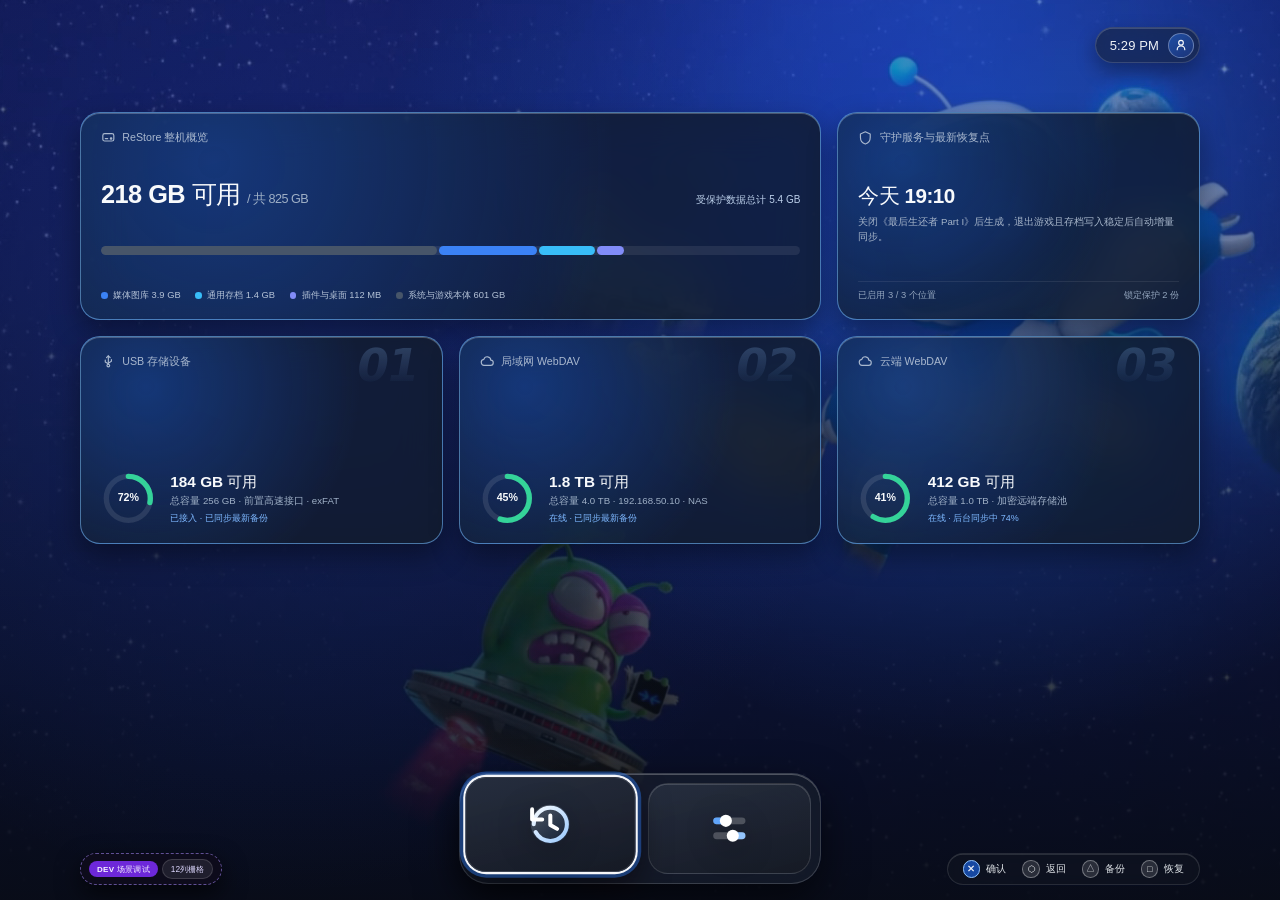
<file: prototype/ui-37/index.html>
<!doctype html>
<html lang="zh-CN">
  <head>
    <meta charset="UTF-8" />
    <meta name="viewport" content="width=device-width, initial-scale=1.0" />
    <meta http-equiv="Cache-Control" content="no-cache, no-store, must-revalidate" />
    <meta http-equiv="Pragma" content="no-cache" />
    <meta http-equiv="Expires" content="0" />
    <title>ReStore — PS5 数据备份与恢复 · 高保真可交互 UI 原型 (#37)</title>
    <link rel="icon" type="image/png" href="./assets/restore-logo.png" />
    <link rel="stylesheet" href="./styles.css?v=20261104-12" />
  </head>
  <body>
    <div id="app"></div>
    <div id="toast" role="status" aria-live="polite"></div>
    <script src="./motion.js?v=20261104-12"></script>
    <script src="./app.js?v=20261104-12"></script>
  </body>
</html>
</file>
<file: prototype/ui-37/styles.css>
/* ReStore PS5 × Apple Bento 空间控制坞高保真原型样式 (#37)
   - 右上角：时间 + 标准用户 Icon 胶囊
   - 上中部：无交互 Bento 空间概览矩阵（主机存储光谱 + 守护恢复点 + 三大存储位置环形容量卡）
   - 底部：常驻四纯图标控制坞（恢复、软件、商店、其他）+ 右下角「确认、返回、备份、恢复」
   - 恢复页：2 列 × 3 行（一行两个、共三行）横向大圆角 Bento 卡片
   - 引导页：分步向导（Step 1 → Step 2 → Step 3 逐步推进）
   - 严格统一大圆角：所有主卡片统一使用 --radius-card (30rem) */
:root {
  font-size: calc(100vw / 1920);
  font-family: -apple-system, BlinkMacSystemFont, 'SF Pro Display', 'PingFang SC', 'Helvetica Neue', sans-serif;
  font-weight: 400;
  color: #f2f5f9;
  background: #0b0e14;
  color-scheme: dark;
  font-synthesis: none;
  -webkit-font-smoothing: antialiased;

  --ps-blue: #00439c;
  --ps-blue-bright: #2e7cf6;
  --ps-cyan: #6ec3ff;
  --apple-green: #5cd68d;
  --apple-amber: #f5c469;
  --apple-coral: #f48984;

  /* 严格统一的大圆角系统（Apple 同心连续曲率） */
  --radius-card: 30rem;
  --radius-inner: 20rem;
  --radius-dock: 44rem;
  --radius-pill: 999rem;

  /* 液态玻璃光学表面令牌 */
  --glass-bg: rgba(19, 24, 34, 0.68);
  --glass-bg-strong: rgba(20, 25, 35, 0.84);
  --glass-border: rgba(255, 255, 255, 0.13);
  --glass-specular: inset 0 1.5rem 0 rgba(255, 255, 255, 0.24), inset 0 0 0 1rem rgba(255, 255, 255, 0.05);
  --glass-shadow: 0 22rem 50rem rgba(0, 0, 0, 0.42);

  /* 1920×1080 12 列主机栅格令牌：左右安全边距 120rem、舞台总宽 1680rem、列间距 24rem、单列宽 118rem */
  --page-x: 120rem;
  --grid-cols: 12;
  --grid-gap: 24rem;
  --stage-width: 1680rem;
  --stage-height: 648rem;
}

* {
  box-sizing: border-box;
}

body {
  margin: 0;
  min-width: 360px;
  font-size: 16rem;
  background: #0b0e14;
  color: #f2f5f9;
  overflow-x: hidden;
  user-select: none;
  font-variant-numeric: tabular-nums;
}

button,
input,
select {
  font: inherit;
  -webkit-tap-highlight-color: transparent;
}

button {
  padding: 0;
  border: 0;
  background: none;
  color: inherit;
  cursor: pointer;
  text-align: left;
  transition:
    transform 240ms cubic-bezier(0.22, 1, 0.36, 1),
    box-shadow 220ms cubic-bezier(0.22, 1, 0.36, 1),
    background-color 180ms ease,
    border-color 180ms ease,
    opacity 150ms ease;
}

button:active {
  transform: scale(0.985);
}

svg {
  display: block;
  width: 22rem;
  height: 22rem;
  flex-shrink: 0;
}

img {
  display: block;
  max-width: 100%;
}

/* Apple 景深抬升 × PS5 银白+星际蓝双层焦点光环 */
button:focus-visible,
input:focus-visible,
[data-pad-focus='true'] {
  outline: none !important;
  box-shadow:
    0 0 0 3rem rgba(255, 255, 255, 0.96),
    0 0 0 8rem rgba(46, 124, 246, 0.42),
    0 22rem 48rem rgba(0, 0, 0, 0.58) !important;
}

.dock-icon-card:hover,
.dock-icon-card:focus-visible,
.dock-icon-card[data-pad-focus='true'] {
  transform: translateY(-6rem) scale(1.045);
  z-index: 5;
}

/* ==================== 全局画布与动态背景光域 ==================== */
.app-shell {
  position: relative;
  isolation: isolate;
  min-height: max(1080rem, 100vh);
  height: max(1080rem, 100vh);
  display: flex;
  flex-direction: column;
  justify-content: space-between;
  padding-bottom: 24rem;
  overflow: hidden;
}

.console-wallpaper {
  position: fixed;
  inset: 0;
  z-index: -2;
  background: #0b0e14 url('./assets/ps5-showcase-crop.jpg') center top / cover no-repeat;
}

.console-wallpaper > video {
  position: absolute;
  inset: 0;
  width: 100%;
  height: 100%;
  object-fit: cover;
  object-position: center 22%;
  pointer-events: none;
  opacity: 0.54;
  filter: saturate(1.1) contrast(1.03);
}

.console-wallpaper::after {
  content: '';
  position: absolute;
  inset: 0;
  background:
    radial-gradient(circle at 76% 18%, var(--aura-color, rgba(0, 67, 156, 0.36)), transparent 48%),
    radial-gradient(circle at 22% 32%, rgba(36, 99, 235, 0.18), transparent 52%),
    linear-gradient(180deg, rgba(10, 13, 19, 0.36) 0%, rgba(10, 14, 21, 0.68) 54%, rgba(9, 12, 18, 0.94) 100%);
  transition: background 420ms ease;
}

.app-shell[data-focus-dock='restore'] {
  --aura-color: rgba(24, 104, 255, 0.42);
}
.app-shell[data-focus-dock='apps'] {
  --aura-color: rgba(32, 178, 170, 0.34);
}
.app-shell[data-focus-dock='store'] {
  --aura-color: rgba(99, 102, 241, 0.38);
}
.app-shell[data-focus-dock='other'] {
  --aura-color: rgba(148, 163, 184, 0.28);
}

/* ==================== 顶栏：左页面标题 + 右上角「时间 + 标准 Icon 头像」胶囊 ==================== */
.system-header {
  height: 108rem;
  flex-shrink: 0;
  position: relative;
  z-index: 25;
  display: flex;
  align-items: center;
  justify-content: space-between;
  padding: 28rem var(--page-x) 0;
}

.header-subview-title {
  display: flex;
  align-items: center;
  gap: 16rem;
}

.header-subview-title h1 {
  margin: 0;
  font-size: 38rem;
  font-weight: 500;
  letter-spacing: -0.5rem;
  color: #f8fafc;
}

/* 右上角仅时间 + 标准用户 Icon 头像 */
.tvos-time-avatar-pill {
  margin-left: auto;
  display: inline-flex;
  align-items: center;
  gap: 14rem;
  height: 54rem;
  padding: 6rem 8rem 6rem 20rem;
  border-radius: var(--radius-pill);
  background: rgba(28, 34, 45, 0.62);
  backdrop-filter: blur(30rem) saturate(165%);
  -webkit-backdrop-filter: blur(30rem) saturate(165%);
  border: 1rem solid rgba(255, 255, 255, 0.14);
  box-shadow:
    inset 0 1rem 0 rgba(255, 255, 255, 0.22),
    0 12rem 30rem rgba(0, 0, 0, 0.32);
  pointer-events: none;
}

.tvos-clock {
  font-size: 19.5rem;
  font-weight: 500;
  letter-spacing: 0.2rem;
  color: rgba(248, 250, 252, 0.96);
}

.tvos-avatar-icon {
  width: 38rem;
  height: 38rem;
  border-radius: 50%;
  background: linear-gradient(145deg, rgba(46, 124, 246, 0.45), rgba(30, 58, 138, 0.65));
  border: 1.5rem solid rgba(255, 255, 255, 0.32);
  display: grid;
  place-items: center;
  color: #f8fafc;
}

.tvos-avatar-icon svg {
  width: 21rem;
  height: 21rem;
}

/* ==================== 通用药丸与状态微标 ==================== */
.badge,
.pill {
  white-space: nowrap;
  flex-shrink: 0;
}

.badge {
  display: inline-flex;
  align-items: center;
  gap: 6rem;
  padding: 5rem 13rem;
  border-radius: var(--radius-pill);
  font-size: 13.5rem;
  font-weight: 500;
  background: rgba(255, 255, 255, 0.1);
  color: #dce4f0;
}

.badge svg {
  width: 14rem;
  height: 14rem;
}

.badge.blue {
  background: rgba(30, 104, 230, 0.32);
  color: #cbe3ff;
  border: 1rem solid rgba(110, 195, 255, 0.28);
}

.badge.green {
  background: rgba(52, 168, 106, 0.26);
  color: #acefc9;
  border: 1rem solid rgba(92, 214, 141, 0.24);
}

.badge.gold {
  background: rgba(217, 155, 48, 0.26);
  color: #fce0a2;
  border: 1rem solid rgba(245, 196, 105, 0.26);
}

.badge.red {
  background: rgba(239, 68, 68, 0.28);
  color: #fecaca;
  border: 1rem solid rgba(248, 113, 113, 0.38);
}

.badge.muted {
  background: rgba(255, 255, 255, 0.07);
  color: #9ba7b8;
}

.pill {
  display: inline-flex;
  align-items: center;
  justify-content: center;
  gap: 10rem;
  padding: 0 26rem;
  height: 48rem;
  border-radius: var(--radius-pill);
  font-size: 16.5rem;
  font-weight: 500;
}

.pill svg {
  width: 18rem;
  height: 18rem;
}

.pill.primary {
  background: linear-gradient(135deg, rgba(37, 99, 235, 0.88), rgba(29, 78, 216, 0.78));
  color: #ffffff;
  border: 1rem solid rgba(147, 197, 253, 0.68);
  backdrop-filter: blur(20rem);
  -webkit-backdrop-filter: blur(20rem);
  box-shadow:
    inset 0 1rem 0 rgba(255, 255, 255, 0.35),
    0 10rem 26rem rgba(29, 78, 216, 0.38);
}

.pill.brand {
  background: linear-gradient(135deg, rgba(59, 130, 246, 0.48), rgba(29, 78, 216, 0.34));
  color: #f8fafc;
  border: 1rem solid rgba(147, 197, 253, 0.55);
  backdrop-filter: blur(18rem);
  -webkit-backdrop-filter: blur(18rem);
  box-shadow:
    inset 0 1rem 0 rgba(255, 255, 255, 0.22),
    0 10rem 24rem rgba(0, 0, 0, 0.26);
}

.pill.secondary {
  background: rgba(20, 30, 48, 0.68);
  backdrop-filter: blur(20rem);
  color: #dbeafe;
  border: 1rem solid rgba(147, 197, 253, 0.24);
}

.pill.sm {
  height: 40rem;
  padding: 0 18rem;
  font-size: 14.5rem;
}

.status-dot-inline {
  width: 9rem;
  height: 9rem;
  border-radius: 50%;
  display: inline-block;
  background: var(--apple-green);
  box-shadow: 0 0 12rem rgba(92, 214, 141, 0.85);
}

.status-dot-inline.syncing {
  background: var(--ps-cyan);
  box-shadow: 0 0 12rem rgba(110, 195, 255, 0.85);
}

.status-dot-inline.paused {
  background: #7d899c;
  box-shadow: none;
}

/* ==================== 主屏幕壳层：12 列主机栅格舞台 + 底部居中常驻双图标控制坞 ==================== */
.home-stage,
.subpage-stage {
  flex: 1;
  min-height: 0;
  padding: 60rem var(--page-x) 0;
  display: flex;
  flex-direction: column;
  justify-content: space-between;
  gap: 20rem;
}

.overview-showcase {
  flex: 0 0 var(--stage-height);
  height: var(--stage-height);
  min-height: var(--stage-height);
  max-height: var(--stage-height);
  pointer-events: none !important;
  user-select: none !important;
  display: flex;
  flex-direction: column;
  justify-content: stretch;
}

.vb-bento-grid {
  width: 100%;
  max-width: var(--stage-width);
  height: var(--stage-height);
  margin: 0 auto;
  display: grid;
  grid-template-columns: repeat(12, minmax(0, 1fr));
  grid-template-rows: repeat(2, minmax(0, 1fr));
  gap: var(--grid-gap);
}

.vb-bento-card {
  grid-column: span 4;
  padding: 26rem 30rem;
  border-radius: var(--radius-card);
  background: var(--glass-bg);
  backdrop-filter: blur(34rem) saturate(165%);
  -webkit-backdrop-filter: blur(34rem) saturate(165%);
  border: 1rem solid var(--glass-border);
  box-shadow: var(--glass-specular), var(--glass-shadow);
  display: flex;
  flex-direction: column;
  justify-content: space-between;
  gap: 16rem;
}

.vb-bento-card.span-2 {
  grid-column: span 8;
}

.vb-bento-head {
  display: flex;
  align-items: center;
  justify-content: space-between;
  gap: 14rem;
}

.vb-bento-label {
  font-size: 16rem;
  font-weight: 500;
  color: #a9b8ce;
  display: flex;
  align-items: center;
  gap: 10rem;
}

.vb-bento-big {
  font-size: 38rem;
  font-weight: 600;
  letter-spacing: -0.8rem;
  color: #f8fafc;
}

.vb-spectrum-bar {
  height: 14rem;
  border-radius: var(--radius-pill);
  background: rgba(255, 255, 255, 0.08);
  display: flex;
  overflow: hidden;
  gap: 3rem;
}

.vb-spectrum-seg {
  height: 100%;
  border-radius: var(--radius-pill);
}

.vb-spectrum-legend {
  display: flex;
  align-items: center;
  gap: 22rem;
  flex-wrap: wrap;
  font-size: 14rem;
  color: #b5c3d7;
}

.vb-legend-item {
  display: inline-flex;
  align-items: center;
  gap: 8rem;
}

.vb-legend-swatch {
  width: 10rem;
  height: 10rem;
  border-radius: 50%;
}

.vb-ring-row {
  display: flex;
  align-items: center;
  gap: 22rem;
}

.vb-radial-svg {
  width: 82rem;
  height: 82rem;
  flex-shrink: 0;
}

.vb-ring-copy strong {
  display: block;
  font-size: 23rem;
  font-weight: 600;
  color: #f8fafc;
}

.vb-ring-copy span {
  display: block;
  margin-top: 4rem;
  font-size: 14.5rem;
  color: #9fb0c6;
}

.vb-ring-copy small {
  display: block;
  margin-top: 6rem;
  font-size: 13.5rem;
  color: #7eb8ff;
}

/* ==================== 底部居中常驻双纯图标控制坞（恢复、其他，严格对齐 12 列中心第 5–8 列） ==================== */
.vb-dock-shell {
  align-self: center;
  width: 544rem;
  max-width: 100%;
  padding: 14rem;
  border-radius: var(--radius-dock);
  background: rgba(26, 31, 42, 0.68);
  backdrop-filter: blur(40rem) saturate(180%);
  -webkit-backdrop-filter: blur(40rem) saturate(180%);
  border: 1rem solid rgba(255, 255, 255, 0.16);
  box-shadow:
    inset 0 1.5rem 0 rgba(255, 255, 255, 0.25),
    0 26rem 64rem rgba(0, 0, 0, 0.56);
  display: grid;
  grid-template-columns: repeat(2, minmax(0, 1fr));
  gap: var(--grid-gap);
  flex-shrink: 0;
}

.vb-dock-shell.is-compact {
  width: 402rem;
  padding: 10rem;
  border-radius: 40rem;
}

.vb-dock-shell .dock-icon-card {
  height: 136rem;
  border-radius: var(--radius-card);
  background: linear-gradient(165deg, rgba(46, 54, 70, 0.72), rgba(22, 27, 37, 0.88));
  border: 1rem solid rgba(255, 255, 255, 0.12);
  box-shadow: inset 0 1rem 0 rgba(255, 255, 255, 0.2);
  display: grid;
  place-items: center;
}

.vb-dock-shell.is-compact .dock-icon-card {
  height: 82rem;
}

.vb-dock-shell .dock-icon-card.is-active-route {
  background:
    radial-gradient(circle at 50% 20%, rgba(96, 165, 250, 0.42), transparent 65%),
    linear-gradient(160deg, #1b5fd1, #003b8e);
  border-color: rgba(147, 197, 253, 0.65);
}

.dock-emblem {
  width: 76rem;
  height: 76rem;
  filter: drop-shadow(0 12rem 22rem rgba(0, 0, 0, 0.4));
  transition: transform 240ms cubic-bezier(0.22, 1, 0.36, 1);
}

.vb-dock-shell.is-compact .dock-emblem {
  width: 48rem;
  height: 48rem;
}

.dock-icon-card:hover .dock-emblem,
.dock-icon-card:focus-visible .dock-emblem,
.dock-icon-card[data-pad-focus='true'] .dock-emblem {
  transform: scale(1.08);
}

/* ==================== 子页面公共布局与「恢复」页 2 列 × 3 行横向卡片 ==================== */
.subpage-content-body {
  flex: 0 0 var(--stage-height);
  height: var(--stage-height);
  min-height: var(--stage-height);
  max-height: var(--stage-height);
  display: flex;
  flex-direction: column;
  gap: 16rem;
}

.subpage-content-body.restore-centered-body {
  align-items: stretch;
  justify-content: stretch;
  padding: 0;
}

.subpage-toolbar {
  display: flex;
  align-items: center;
  justify-content: space-between;
  gap: 16rem;
  flex-wrap: wrap;
}

.subpage-toolbar-group {
  display: flex;
  align-items: center;
  gap: 10rem;
  flex-wrap: wrap;
}

/* 恢复页：12 列栅格中每张卡占 6 列（1..6 与 7..12），3 行等高共 648rem，左右边缘与顶栏标题/时间胶囊严格对齐 */
.restore-two-by-three-grid {
  width: 100%;
  max-width: var(--stage-width);
  height: var(--stage-height);
  margin: 0 auto;
  display: grid;
  grid-template-columns: repeat(12, minmax(0, 1fr));
  grid-template-rows: repeat(3, minmax(0, 1fr));
  gap: var(--grid-gap);
  align-items: stretch;
}

.restore-horiz-card {
  grid-column: span 6;
  padding: 20rem 26rem;
  border-radius: var(--radius-card);
  background: var(--glass-bg);
  backdrop-filter: blur(34rem) saturate(165%);
  -webkit-backdrop-filter: blur(34rem) saturate(165%);
  border: 1.5rem solid var(--glass-border);
  box-shadow: var(--glass-specular), 0 18rem 42rem rgba(0, 0, 0, 0.36);
  display: flex;
  flex-direction: column;
  justify-content: space-between;
  gap: 10rem;
}

.restore-horiz-card.selected {
  background:
    radial-gradient(circle at 18% 25%, rgba(29, 107, 243, 0.34), transparent 64%),
    rgba(20, 28, 42, 0.82);
  border-color: rgba(118, 190, 255, 0.56);
}

.restore-horiz-card.action-cta-card {
  background:
    radial-gradient(circle at 80% 25%, rgba(96, 165, 250, 0.42), transparent 60%),
    linear-gradient(145deg, rgba(24, 92, 214, 0.86), rgba(9, 34, 86, 0.92));
  border-color: rgba(147, 197, 253, 0.65);
}

.restore-hub-cta-group {
  display: flex;
  align-items: center;
  gap: 8rem;
  flex-shrink: 0;
}

.restore-hub-selectors {
  display: flex;
  flex-direction: column;
  gap: 7rem;
  padding-top: 9rem;
  border-top: 1rem solid rgba(255, 255, 255, 0.14);
}

.restore-hub-selector-row {
  display: grid;
  grid-template-columns: 56rem minmax(0, 1fr);
  align-items: center;
  gap: 12rem;
}

.restore-hub-label {
  font-size: 12.5rem;
  font-weight: 500;
  color: rgba(219, 234, 254, 0.85);
}

.restore-hub-pills {
  display: grid;
  grid-template-columns: repeat(3, minmax(0, 1fr));
  gap: 8rem;
  width: 100%;
}

.restore-mini-pill {
  width: 100%;
  height: 29rem;
  padding: 0 10rem;
  border-radius: var(--radius-pill);
  background: rgba(12, 22, 46, 0.58);
  border: 1rem solid rgba(255, 255, 255, 0.16);
  color: #dbeafe;
  font-size: 12.5rem;
  font-weight: 500;
  white-space: nowrap;
  display: inline-flex;
  align-items: center;
  justify-content: center;
  text-align: center;
  transition:
    background 160ms ease,
    border-color 160ms ease,
    color 160ms ease;
}

.restore-mini-pill:hover {
  background: rgba(255, 255, 255, 0.16);
}

.restore-mini-pill.active-loc,
.restore-mini-pill.active-rp {
  background: linear-gradient(135deg, rgba(37, 99, 235, 0.68), rgba(29, 78, 216, 0.52));
  border-color: rgba(147, 197, 253, 0.78);
  color: #ffffff;
  font-weight: 600;
  box-shadow: inset 0 1rem 0 rgba(255, 255, 255, 0.28);
}

/* ---------- 恢复页 2×3 原地继续恢复状态（不跳二级页） ---------- */
.restore-horiz-card.stage-done {
  border-color: rgba(82, 219, 155, 0.42);
  background:
    radial-gradient(circle at 12% 20%, rgba(16, 185, 129, 0.16), transparent 60%),
    rgba(16, 24, 38, 0.78);
}

.restore-horiz-card.stage-active {
  border-color: rgba(96, 165, 250, 0.85);
  box-shadow:
    inset 0 1.5rem 0 rgba(255, 255, 255, 0.25),
    0 0 0 2rem rgba(59, 130, 246, 0.35),
    0 20rem 48rem rgba(15, 23, 42, 0.55);
}

.restore-horiz-card.stage-pending {
  opacity: 0.62;
}

.check-indicator.done {
  background: #10b981;
  border-color: #6ee7b7;
  color: #052e16;
}

.check-indicator.active-pulse {
  background: #2563eb;
  border-color: #93c5fd;
  color: #ffffff;
}

.stage-done-label {
  color: var(--apple-green);
  font-weight: 600;
  font-size: 14rem;
}

.stage-active-pct {
  color: #93c5fd;
  font-size: 20rem;
  font-weight: 600;
}

.restore-inline-progress-zone {
  padding-top: 10rem;
  border-top: 1rem solid rgba(255, 255, 255, 0.16);
  display: flex;
  flex-direction: column;
  gap: 10rem;
}

.restore-inline-bar-row {
  display: flex;
  align-items: center;
  gap: 16rem;
}

.progress-bar-track.inline-hub-track {
  flex: 1;
  height: 12rem;
  margin: 0;
  background: rgba(255, 255, 255, 0.16);
}

.inline-hub-percent {
  font-size: 28rem;
  font-weight: 500;
  line-height: 1;
  color: #ffffff;
  min-width: 68rem;
  text-align: right;
}

.restore-inline-warning-bottom {
  display: flex;
  align-items: center;
  gap: 8rem;
  font-size: 12.5rem;
  color: #dbeafe;
  background: transparent;
  border: none;
  padding: 0;
}

.inline-warn-icon {
  display: inline-grid;
  place-items: center;
  color: var(--apple-amber);
  flex-shrink: 0;
}

.inline-warn-icon svg {
  width: 16rem;
  height: 16rem;
}

.restore-inline-summary-strip {
  padding-top: 12rem;
  border-top: 1rem solid rgba(255, 255, 255, 0.16);
  display: grid;
  grid-template-columns: repeat(3, minmax(0, 1fr));
  gap: 16rem;
}

.restore-inline-summary-col {
  display: flex;
  align-items: center;
  justify-content: space-between;
  gap: 8rem;
  padding: 2rem 0;
}

.summary-col-label {
  font-size: 13.5rem;
  color: #dbeafe;
  font-weight: 500;
  white-space: nowrap;
}

.restore-horiz-top {
  display: flex;
  align-items: flex-start;
  justify-content: space-between;
  gap: 18rem;
}

.restore-horiz-left {
  display: flex;
  align-items: flex-start;
  gap: 14rem;
  min-width: 0;
  flex: 1;
}

.restore-step-icon-box {
  width: 34rem;
  height: 34rem;
  margin-top: 2rem;
  background: transparent;
  border: none;
  box-shadow: none;
  display: grid;
  place-items: center;
  color: #8cc8ff;
  flex-shrink: 0;
}

.restore-step-icon-box svg {
  width: 28rem;
  height: 28rem;
}

.restore-horiz-copy {
  min-width: 0;
  flex: 1;
}

.restore-horiz-copy h2 {
  margin: 0 0 5rem;
  font-size: 21rem;
  font-weight: 500;
  color: #f8fafc;
}

.restore-horiz-copy p {
  margin: 0;
  font-size: 13.5rem;
  color: #a9b8cc;
  line-height: 1.42;
}

.restore-horiz-foot {
  display: flex;
  align-items: center;
  justify-content: space-between;
  gap: 12rem;
  padding-top: 10rem;
  border-top: 1rem solid rgba(255, 255, 255, 0.08);
}

.restore-horiz-tags {
  display: flex;
  align-items: center;
  gap: 8rem;
  flex-wrap: wrap;
}

.restore-horiz-stat {
  font-size: 14rem;
  color: #b8c7dc;
}

.restore-horiz-stat strong {
  font-size: 16rem;
  font-weight: 600;
  color: #f8fafc;
  margin-left: 8rem;
}

.tile-icon {
  width: 34rem;
  height: 34rem;
  display: inline-flex;
  align-items: center;
  justify-content: center;
  color: #8cc8ff;
}

.tile-icon svg {
  width: 26rem;
  height: 26rem;
}

.check-indicator {
  width: 28rem;
  height: 28rem;
  border-radius: 50%;
  border: 2rem solid rgba(255, 255, 255, 0.3);
  display: grid;
  place-items: center;
  color: transparent;
}

.selected .check-indicator {
  background: #f8fafc;
  border-color: #f8fafc;
  color: #0d131c;
}

.check-indicator svg {
  width: 15rem;
  height: 15rem;
}

/* ==================== 「其他」页面（12 列栅格 3 + 9 左导右景舞台，统一 30rem 圆角） ==================== */
.other-showcase-body {
  align-items: center;
  justify-content: center;
  padding: 0;
}

.other-clean-icon {
  width: 32rem;
  height: 32rem;
  display: inline-grid;
  place-items: center;
  color: #8cc8ff;
  flex-shrink: 0;
}

.other-clean-icon svg {
  width: 26rem;
  height: 26rem;
}

.other-clean-icon.sm {
  width: 24rem;
  height: 24rem;
}

.other-clean-icon.sm svg {
  width: 20rem;
  height: 20rem;
}

/* Apple iOS / visionOS 液态拨动开关 */
.apple-switch {
  width: 52rem;
  height: 30rem;
  padding: 3rem;
  border-radius: var(--radius-pill);
  background: rgba(255, 255, 255, 0.16);
  border: 1rem solid rgba(255, 255, 255, 0.22);
  display: inline-flex;
  align-items: center;
  justify-content: flex-start;
  flex-shrink: 0;
  transition:
    background 200ms ease,
    border-color 200ms ease;
}

.apple-switch.sm {
  width: 44rem;
  height: 25rem;
  padding: 2.5rem;
}

.apple-switch.on {
  background: linear-gradient(135deg, #3b82f6, #2563eb);
  border-color: #93c5fd;
  justify-content: flex-end;
}

.apple-switch-knob {
  width: 22rem;
  height: 22rem;
  border-radius: 50%;
  background: #ffffff;
  box-shadow: 0 3rem 8rem rgba(0, 0, 0, 0.35);
}

.apple-switch.sm .apple-switch-knob {
  width: 18rem;
  height: 18rem;
}

.other-inline-link {
  padding: 2rem 10rem;
  border-radius: var(--radius-pill);
  background: rgba(59, 130, 246, 0.22);
  border: 1rem solid rgba(147, 197, 253, 0.4);
  color: #dbeafe;
  font-size: 12rem;
  margin-top: 4rem;
}

/* ---------- 方案 A：12 列栅格 3 列左导（01..03）+ 9 列右景（04..12），去除多余嵌套外框使每张卡片直接对齐 12 列 ---------- */
.other-style-a-shell {
  width: 100%;
  max-width: var(--stage-width);
  height: var(--stage-height);
  margin: 0 auto;
  display: grid;
  grid-template-columns: repeat(12, minmax(0, 1fr));
  gap: var(--grid-gap);
  align-items: stretch;
}

.other-a-sidebar {
  grid-column: span 3;
  padding: 0;
  background: none;
  border: none;
  box-shadow: none;
  display: grid;
  grid-template-rows: repeat(4, minmax(0, 1fr));
  gap: var(--grid-gap);
}

.other-a-nav-btn {
  padding: 18rem 24rem;
  border-radius: var(--radius-card);
  background: rgba(14, 20, 32, 0.68);
  backdrop-filter: blur(34rem) saturate(165%);
  -webkit-backdrop-filter: blur(34rem) saturate(165%);
  border: 1.5rem solid rgba(255, 255, 255, 0.1);
  box-shadow: var(--glass-specular), 0 16rem 38rem rgba(0, 0, 0, 0.34);
  display: flex;
  align-items: center;
  gap: 16rem;
  text-align: left;
  transition:
    background 180ms ease,
    border-color 180ms ease,
    transform 180ms ease;
}

.other-a-nav-btn:hover {
  background: rgba(24, 34, 52, 0.78);
}

.other-a-nav-btn.active {
  background:
    radial-gradient(circle at 18% 25%, rgba(29, 107, 243, 0.38), transparent 65%),
    rgba(20, 28, 42, 0.86);
  border-color: rgba(118, 190, 255, 0.62);
  box-shadow:
    inset 0 1.5rem 0 rgba(255, 255, 255, 0.24),
    0 18rem 42rem rgba(0, 0, 0, 0.38);
}

.other-a-nav-copy strong {
  display: block;
  font-size: 18rem;
  font-weight: 500;
  color: #f8fafc;
}

.other-a-nav-copy small {
  display: block;
  margin-top: 4rem;
  font-size: 13rem;
  color: #9cb0c9;
}

.other-a-stage {
  grid-column: span 9;
  padding: 0;
  background: none;
  border: none;
  box-shadow: none;
  display: flex;
  flex-direction: column;
  justify-content: space-between;
  gap: var(--grid-gap);
}

.other-a-stage-head {
  display: flex;
  align-items: center;
  justify-content: space-between;
  gap: 20rem;
  padding: 20rem 28rem;
  border-radius: var(--radius-card);
  background:
    radial-gradient(circle at 18% 24%, rgba(29, 107, 243, 0.28), transparent 64%),
    rgba(20, 28, 42, 0.84);
  backdrop-filter: blur(34rem) saturate(165%);
  -webkit-backdrop-filter: blur(34rem) saturate(165%);
  border: 1.5rem solid rgba(118, 190, 255, 0.44);
  box-shadow: var(--glass-specular), 0 16rem 38rem rgba(0, 0, 0, 0.34);
}

.other-a-stage-head h2 {
  margin: 0 0 4rem;
  font-size: 23rem;
  font-weight: 500;
  color: #f8fafc;
}

.other-a-stage-head p {
  margin: 0;
  font-size: 14rem;
  color: #a4b5cc;
}

.other-a-loc-grid,
.other-a-rp-grid {
  flex: 1;
  display: grid;
  grid-template-columns: repeat(3, minmax(0, 1fr));
  gap: var(--grid-gap);
  align-items: stretch;
}

.other-a-loc-card,
.other-a-rp-card {
  padding: 22rem 24rem;
  border-radius: var(--radius-card);
  background: rgba(14, 20, 32, 0.62);
  border: 1.5rem solid rgba(255, 255, 255, 0.1);
  display: flex;
  flex-direction: column;
  justify-content: space-between;
  gap: 14rem;
}

.other-a-loc-card.is-enabled,
.other-a-rp-card.is-protected {
  background:
    radial-gradient(circle at 80% 15%, rgba(56, 189, 248, 0.2), transparent 60%),
    rgba(18, 28, 46, 0.78);
  border-color: rgba(125, 195, 255, 0.45);
}

.other-a-loc-top {
  display: flex;
  align-items: center;
  justify-content: space-between;
  gap: 10rem;
}

.other-a-loc-title {
  display: flex;
  align-items: center;
  gap: 12rem;
  color: #8cc8ff;
}

.other-a-loc-title svg {
  width: 26rem;
  height: 26rem;
}

.other-a-loc-title strong {
  display: block;
  font-size: 18rem;
  font-weight: 500;
  color: #f8fafc;
}

.other-a-loc-title small {
  display: block;
  font-size: 12.5rem;
  color: #95a7bf;
  margin-top: 2rem;
}

.other-a-loc-foot {
  display: flex;
  align-items: center;
  justify-content: space-between;
  gap: 10rem;
  padding-top: 12rem;
  border-top: 1rem solid rgba(255, 255, 255, 0.08);
  font-size: 13rem;
  color: #9ab0c9;
}

.other-a-scope-grid {
  flex: 1;
  display: grid;
  grid-template-columns: repeat(3, minmax(0, 1fr));
  grid-template-rows: repeat(2, minmax(0, 1fr));
  gap: var(--grid-gap);
  align-items: stretch;
}

.other-a-scope-card {
  padding: 18rem 22rem;
  border-radius: var(--radius-card);
  background: rgba(14, 20, 32, 0.6);
  border: 1.5rem solid rgba(255, 255, 255, 0.1);
  display: flex;
  flex-direction: column;
  justify-content: space-between;
  gap: 8rem;
  text-align: left;
}

.other-a-scope-card.selected {
  background:
    radial-gradient(circle at 18% 25%, rgba(37, 99, 235, 0.3), transparent 65%),
    rgba(20, 30, 48, 0.82);
  border-color: rgba(147, 197, 253, 0.55);
}

.other-a-scope-top {
  display: flex;
  align-items: center;
  justify-content: space-between;
  gap: 12rem;
}

.other-a-scope-title {
  display: flex;
  align-items: center;
  gap: 12rem;
}

.other-a-scope-title strong {
  display: block;
  font-size: 18rem;
  font-weight: 500;
  color: #f8fafc;
}

.other-a-scope-title small {
  display: block;
  font-size: 12.5rem;
  color: #96a8c0;
  margin-top: 2rem;
}

.other-a-scope-card p {
  margin: 0;
  font-size: 13rem;
  color: #a8b8ce;
  line-height: 1.42;
}

.other-a-daemon-grid {
  flex: 1;
  display: grid;
  grid-template-columns: repeat(3, minmax(0, 1fr));
  gap: var(--grid-gap);
  align-items: stretch;
}

/* ==================== 首次引导分步向导（统一 12 列 1680rem 栅格边界，去除外层嵌套框） ==================== */
.fullscreen-overlay {
  position: fixed;
  inset: 0;
  z-index: 75;
  background:
    radial-gradient(circle at 50% 14%, rgba(0, 67, 156, 0.42), transparent 55%),
    rgba(10, 13, 19, 0.94);
  backdrop-filter: blur(38rem);
  display: flex;
  flex-direction: column;
  justify-content: space-between;
  padding: 28rem var(--page-x) 92rem;
}

.wizard-header {
  display: flex;
  align-items: center;
  justify-content: space-between;
  gap: 24rem;
}

.wizard-brand {
  display: flex;
  align-items: center;
  gap: 20rem;
}

.wizard-brand img {
  width: 68rem;
  height: 68rem;
  border-radius: var(--radius-inner);
  box-shadow: 0 12rem 32rem rgba(0, 67, 156, 0.55);
}

.wizard-brand h1 {
  margin: 0 0 5rem;
  font-size: 32rem;
  font-weight: 500;
}

.wizard-brand p {
  margin: 0;
  font-size: 15.5rem;
  color: #a9b6c8;
}

/* 顶部步骤进度指示条 */
.wizard-stepper {
  display: inline-flex;
  align-items: center;
  gap: 10rem;
  padding: 8rem 12rem;
  border-radius: var(--radius-pill);
  background: rgba(20, 26, 38, 0.72);
  border: 1rem solid rgba(255, 255, 255, 0.12);
}

.wizard-step-pill {
  display: inline-flex;
  align-items: center;
  gap: 8rem;
  padding: 8rem 18rem;
  border-radius: var(--radius-pill);
  font-size: 14.5rem;
  color: #93a3b8;
}

.wizard-step-pill.active {
  background: rgba(255, 255, 255, 0.22);
  border: 1rem solid rgba(255, 255, 255, 0.72);
  color: #ffffff;
  font-weight: 600;
}

.wizard-step-pill.done {
  background: rgba(52, 168, 106, 0.22);
  color: #acefc9;
}

.wizard-stage-card {
  flex: 0 0 var(--stage-height);
  height: var(--stage-height);
  margin: 0;
  padding: 0;
  background: none;
  border: none;
  box-shadow: none;
  display: flex;
  flex-direction: column;
  justify-content: space-between;
  gap: var(--grid-gap);
}

.wizard-stage-head {
  display: flex;
  align-items: center;
  justify-content: space-between;
  gap: 20rem;
  padding: 20rem 28rem;
  border-radius: var(--radius-card);
  background:
    radial-gradient(circle at 18% 24%, rgba(29, 107, 243, 0.28), transparent 64%),
    rgba(20, 28, 42, 0.84);
  backdrop-filter: blur(34rem) saturate(165%);
  -webkit-backdrop-filter: blur(34rem) saturate(165%);
  border: 1.5rem solid rgba(118, 190, 255, 0.44);
  box-shadow: var(--glass-specular), 0 16rem 38rem rgba(0, 0, 0, 0.34);
}

.wizard-stage-head h2 {
  margin: 0 0 4rem;
  font-size: 24rem;
  font-weight: 500;
  color: #f8fafc;
}

.wizard-stage-head p {
  margin: 0;
  font-size: 14.5rem;
  color: #a4b3c6;
}

.wizard-locations-grid,
.rp-cards-row,
.wizard-summary-grid {
  display: grid;
  grid-template-columns: repeat(3, minmax(0, 1fr));
  gap: var(--grid-gap);
  flex: 1;
  align-items: stretch;
}

.wizard-loc-card,
.rp-card {
  padding: 28rem;
  border-radius: var(--radius-card);
  background: rgba(15, 20, 29, 0.76);
  border: 1.5rem solid rgba(255, 255, 255, 0.11);
  display: flex;
  flex-direction: column;
  justify-content: space-between;
  gap: 18rem;
}

.wizard-loc-card.selected,
.rp-card.selected {
  background: linear-gradient(180deg, rgba(24, 98, 224, 0.36), rgba(18, 24, 35, 0.88));
  border-color: rgba(118, 190, 255, 0.65);
}

.rp-card-top,
.loc-row-top {
  display: flex;
  align-items: center;
  justify-content: space-between;
  gap: 10rem;
}

.loc-row-title {
  display: flex;
  align-items: center;
  gap: 12rem;
  font-size: 21rem;
  font-weight: 500;
}

.rp-card-desc {
  font-size: 15rem;
  color: #a9b7ca;
  line-height: 1.55;
}

.rp-card-foot {
  display: flex;
  align-items: center;
  justify-content: space-between;
  padding-top: 14rem;
  border-top: 1rem solid rgba(255, 255, 255, 0.08);
  font-size: 14rem;
  color: #93a1b4;
}

.wizard-summary-grid {
  display: grid;
  grid-template-columns: repeat(3, minmax(0, 1fr));
  gap: 22rem;
  flex: 1;
}

.wizard-footer-bar {
  display: flex;
  align-items: center;
  justify-content: space-between;
  gap: 24rem;
  padding: 20rem 30rem;
  border-radius: var(--radius-card);
  background: var(--glass-bg-strong);
  border: 1rem solid rgba(118, 190, 255, 0.28);
}

/* ==================== 专注恢复进度锁（统一 30rem 圆角） ==================== */
.restore-lock-scene {
  flex: 1;
  margin: 6rem var(--page-x) 64rem;
  border-radius: var(--radius-card);
  padding: 34rem 42rem;
  background:
    radial-gradient(circle at 80% 18%, rgba(0, 67, 156, 0.38), transparent 52%),
    rgba(16, 20, 29, 0.84);
  backdrop-filter: blur(36rem);
  border: 1.5rem solid rgba(118, 190, 255, 0.3);
  box-shadow: var(--glass-specular), 0 28rem 70rem rgba(0, 0, 0, 0.62);
  display: flex;
  flex-direction: column;
  justify-content: space-between;
}

.gentle-warning-banner {
  display: flex;
  align-items: center;
  justify-content: space-between;
  gap: 20rem;
  padding: 4rem 0 18rem;
  border-radius: 0;
  background: transparent;
  border: none;
  border-bottom: 1rem solid rgba(255, 255, 255, 0.09);
}

.gentle-warning-left {
  display: flex;
  align-items: center;
  gap: 14rem;
}

.gentle-warning-icon {
  width: 30rem;
  height: 30rem;
  border-radius: 0;
  background: transparent;
  border: none;
  color: var(--apple-amber);
  display: grid;
  place-items: center;
}

.gentle-warning-left strong {
  display: block;
  font-size: 20rem;
  font-weight: 500;
  color: #f8fafc;
}

.gentle-warning-left p {
  margin: 4rem 0 0;
  font-size: 14.5rem;
  color: #a9b8ce;
}

.lock-top-group {
  display: flex;
  flex-direction: column;
  gap: 24rem;
}

.lock-stages-strip {
  display: flex;
  align-items: center;
  justify-content: space-between;
  gap: 16rem;
  padding: 6rem 0 22rem;
  border-bottom: 1rem solid rgba(255, 255, 255, 0.08);
}

.lock-stage-item {
  display: flex;
  align-items: center;
  gap: 14rem;
  background: transparent;
  border: none;
  padding: 0;
}

.lock-stage-index {
  width: 34rem;
  height: 34rem;
  border-radius: 50%;
  display: inline-grid;
  place-items: center;
  font-size: 14rem;
  font-weight: 600;
  color: #94a3b8;
  border: 1.5rem solid rgba(255, 255, 255, 0.2);
  background: transparent;
}

.lock-stage-index svg {
  width: 17rem;
  height: 17rem;
}

.lock-stage-item.is-done .lock-stage-index {
  color: var(--apple-green);
  border-color: rgba(82, 219, 155, 0.55);
}

.lock-stage-item.is-active .lock-stage-index {
  color: #ffffff;
  border-color: #60a5fa;
  background: rgba(37, 99, 235, 0.35);
  box-shadow: 0 0 18rem rgba(59, 130, 246, 0.45);
}

.lock-stage-text strong {
  display: block;
  font-size: 17rem;
  font-weight: 500;
  color: #e2e8f0;
}

.lock-stage-item.is-active .lock-stage-text strong {
  color: #ffffff;
  font-weight: 600;
}

.lock-stage-item.is-pending .lock-stage-text strong {
  color: #8292a8;
}

.lock-stage-text small {
  display: block;
  margin-top: 3rem;
  font-size: 13rem;
  color: #8ea0b8;
}

.lock-stage-item.is-done .lock-stage-text small {
  color: var(--apple-green);
}

.lock-stage-item.is-active .lock-stage-text small {
  color: #93c5fd;
}

.lock-stage-line {
  flex: 1;
  height: 2rem;
  background: rgba(255, 255, 255, 0.12);
  border-radius: var(--radius-pill);
}

.lock-stage-line.is-done {
  background: linear-gradient(90deg, rgba(82, 219, 155, 0.65), rgba(59, 130, 246, 0.65));
}

.lock-progress-hero {
  display: flex;
  flex-direction: column;
  justify-content: center;
}

.lock-main-progress {
  width: 100%;
}

.lock-title-row {
  display: flex;
  align-items: flex-end;
  justify-content: space-between;
  gap: 28rem;
}

.progress-big-number {
  font-size: 64rem;
  font-weight: 300;
  line-height: 1;
  color: #f8fafc;
  letter-spacing: -1.5rem;
  white-space: nowrap;
}

.progress-bar-track {
  height: 14rem;
  border-radius: var(--radius-pill);
  background: rgba(255, 255, 255, 0.12);
  overflow: hidden;
  margin: 20rem 0 14rem;
}

.progress-bar-fill {
  height: 100%;
  border-radius: var(--radius-pill);
  background: linear-gradient(90deg, var(--ps-blue-bright), var(--ps-cyan));
  transition: width 280ms ease;
}

.inline-notice-box {
  margin-top: 18rem;
  padding: 18rem 0 0;
  border-radius: 0;
  display: flex;
  align-items: center;
  justify-content: space-between;
  gap: 16rem;
  background: transparent;
  border: none;
  border-top: 1rem solid rgba(255, 255, 255, 0.09);
}

.inline-notice-box.warn {
  background: transparent;
  border-color: rgba(255, 255, 255, 0.09);
}

.settings-row-list {
  display: flex;
  flex-direction: column;
  gap: 10rem;
}

.settings-row-card {
  padding: 14rem 20rem;
  border-radius: var(--radius-inner);
  background: rgba(22, 27, 37, 0.76);
  border: 1rem solid rgba(255, 255, 255, 0.08);
  display: flex;
  align-items: center;
  justify-content: space-between;
  gap: 18rem;
}

/* ==================== 弹窗（统一 30rem 大圆角） ==================== */
.modal-backdrop {
  position: fixed;
  inset: 0;
  z-index: 95;
  background: rgba(6, 9, 14, 0.74);
  backdrop-filter: blur(24rem);
  display: flex;
  align-items: center;
  justify-content: center;
  padding: 36rem;
}

.modal {
  background: rgba(26, 32, 44, 0.88);
  backdrop-filter: blur(40rem) saturate(170%);
  border: 1.5rem solid rgba(255, 255, 255, 0.16);
  box-shadow: var(--glass-specular), 0 32rem 80rem rgba(0, 0, 0, 0.68);
  color: #f2f5f9;
  padding: 34rem 38rem;
  width: 780rem;
  max-width: 100%;
  border-radius: var(--radius-card);
}

.modal.wide {
  width: 1040rem;
}

.modal h2 {
  font-size: 27rem;
  font-weight: 500;
  margin: 0 0 8rem;
}

.modal p {
  color: #a9b5c6;
  font-size: 15rem;
  margin: 0 0 18rem;
}

.osk-field-grid {
  display: grid;
  grid-template-columns: 1fr;
  gap: 14rem;
}

.osk-field label {
  display: block;
  font-size: 13.5rem;
  color: #9fb0c5;
  margin-bottom: 6rem;
}

.modal-input {
  display: block;
  width: 100%;
  padding: 13rem 18rem;
  background: rgba(12, 16, 23, 0.75);
  border: 1.5rem solid rgba(255, 255, 255, 0.16);
  border-radius: var(--radius-inner);
  color: #f4f7fb;
  font-size: 16.5rem;
}

.osk-keypad {
  margin-top: 16rem;
  padding: 16rem;
  border-radius: var(--radius-inner);
  background: rgba(14, 18, 26, 0.68);
  border: 1rem solid rgba(255, 255, 255, 0.09);
}

.osk-keypad-row {
  display: flex;
  gap: 8rem;
  justify-content: center;
  margin-bottom: 8rem;
  flex-wrap: wrap;
}

.osk-keypad-row:last-child {
  margin-bottom: 0;
}

.osk-key {
  min-width: 56rem;
  height: 38rem;
  padding: 0 14rem;
  border-radius: var(--radius-pill);
  background: rgba(45, 53, 68, 0.85);
  color: #e8edf5;
  font-size: 14rem;
  display: inline-grid;
  place-items: center;
}

.osk-key:hover {
  background: rgba(65, 76, 96, 0.95);
}

/* ==================== 最底部右侧手柄按钮提示栏（确认、返回、备份、恢复） ==================== */
.dualsense-bar {
  position: fixed;
  right: var(--page-x);
  bottom: 22rem;
  z-index: 80;
  pointer-events: none;
  display: flex;
  align-items: center;
  justify-content: flex-end;
}

.dualsense-prompts {
  pointer-events: auto;
  display: inline-flex;
  align-items: center;
  gap: 24rem;
  padding: 10rem 22rem;
  border-radius: var(--radius-pill);
  background: rgba(18, 22, 31, 0.56);
  backdrop-filter: blur(26rem) saturate(160%);
  -webkit-backdrop-filter: blur(26rem) saturate(160%);
  border: 1rem solid rgba(255, 255, 255, 0.11);
  box-shadow: inset 0 1rem 0 rgba(255, 255, 255, 0.16);
}

.ds-prompt {
  display: inline-flex;
  align-items: center;
  gap: 9rem;
  font-size: 15.5rem;
  font-weight: 500;
  color: rgba(241, 245, 249, 0.92);
  white-space: nowrap;
}

.ds-prompt:hover {
  color: #ffffff;
}

.ds-glyph {
  width: 26rem;
  height: 26rem;
  border-radius: 50%;
  background: rgba(255, 255, 255, 0.12);
  border: 1.5rem solid rgba(255, 255, 255, 0.34);
  display: inline-grid;
  place-items: center;
  font-size: 13rem;
  font-weight: 600;
  color: #f8fafc;
}

.ds-glyph.cross {
  background: rgba(29, 107, 243, 0.62);
  border-color: #93c5fd;
}

/* ==================== 左下角独立开发者状态模拟浮窗 ==================== */
.proto-floating-dock {
  position: fixed;
  left: var(--page-x);
  bottom: 22rem;
  z-index: 120;
  display: flex;
  flex-direction: column;
  gap: 8rem;
  padding: 8rem 12rem;
  border-radius: var(--radius-pill);
  background: rgba(15, 12, 28, 0.9);
  border: 1.5rem dashed rgba(167, 139, 250, 0.55);
  box-shadow: 0 14rem 36rem rgba(0, 0, 0, 0.65);
  backdrop-filter: blur(20rem);
}

.proto-floating-dock.expanded {
  border-radius: var(--radius-pill);
  padding: 8rem 14rem;
  max-width: none;
}

.proto-dock-row {
  display: flex;
  align-items: center;
  gap: 6rem;
  flex-wrap: nowrap;
}

.proto-dev-tag {
  padding: 4rem 12rem;
  border-radius: var(--radius-pill);
  background: #6d28d9;
  color: #f5f3ff;
  font-size: 12rem;
  font-weight: 600;
  letter-spacing: 0.4rem;
  white-space: nowrap;
}

.proto-dock-btn {
  height: 30rem;
  padding: 0 12rem;
  border-radius: var(--radius-pill);
  background: rgba(255, 255, 255, 0.08);
  border: 1rem solid rgba(255, 255, 255, 0.14);
  color: #dcd7fe;
  font-size: 12.5rem;
  white-space: nowrap;
}

.proto-dock-btn:hover {
  background: rgba(124, 58, 237, 0.45);
}

.proto-dock-btn.active {
  background: #7c3aed;
  border-color: #ddd6fe;
  color: #ffffff;
}

/* ==================== 液态玻璃通知胶囊 ==================== */
#toast {
  position: fixed;
  right: var(--page-x);
  top: 94rem;
  z-index: 130;
  display: flex;
  align-items: center;
  gap: 12rem;
  padding: 14rem 24rem;
  border-radius: var(--radius-pill);
  background: rgba(24, 31, 45, 0.84);
  backdrop-filter: blur(30rem) saturate(170%);
  border: 1rem solid rgba(125, 195, 255, 0.4);
  color: #f8fafc;
  font-size: 15.5rem;
  box-shadow: var(--glass-specular), 0 18rem 42rem rgba(0, 0, 0, 0.5);
  opacity: 0;
  transform: translateY(-12rem) scale(0.97);
  pointer-events: none;
  transition:
    opacity 180ms ease,
    transform 240ms cubic-bezier(0.22, 1, 0.36, 1);
}

#toast.show {
  opacity: 1;
  transform: translateY(0) scale(1);
}

/* ==================== 全站统一四色语义卡片（蓝/绿/黄/红）+ 末尾融合数字 + WebDAV 输入框 ==================== */
.bdd-whole-toggle-card {
  cursor: pointer;
  user-select: none;
  transition:
    transform 240ms cubic-bezier(0.22, 1, 0.36, 1),
    box-shadow 220ms cubic-bezier(0.22, 1, 0.36, 1),
    background 180ms ease,
    border-color 180ms ease;
}

/* 卡片末尾融合背景斜体艺术数字（无圆圈、无胶囊外框，作为大号斜体艺术水印融进卡片末尾背景） */
.restore-horiz-card,
.other-a-loc-card,
.other-a-scope-card,
.other-a-rp-card,
.wizard-loc-card,
.rp-card {
  position: relative;
  overflow: hidden;
}

.restore-horiz-card > :not(.card-order-num),
.other-a-loc-card > :not(.card-order-num),
.other-a-scope-card > :not(.card-order-num),
.other-a-rp-card > :not(.card-order-num),
.wizard-loc-card > :not(.card-order-num),
.rp-card > :not(.card-order-num) {
  position: relative;
  z-index: 1;
}

.card-order-num {
  position: absolute;
  right: 22rem;
  top: 14rem;
  padding-right: 14rem;
  z-index: 0;
  font-family: "Avenir Next", "Futura", "SF Pro Display", "Helvetica Neue", system-ui, sans-serif;
  font-style: italic;
  font-weight: 800;
  font-size: 68rem;
  line-height: 0.9;
  letter-spacing: -2rem;
  font-variant-numeric: tabular-nums;
  transform: skewX(-10deg);
  pointer-events: none;
  user-select: none;
  background: linear-gradient(180deg, rgba(147, 197, 253, 0.18) 0%, rgba(147, 197, 253, 0.02) 95%);
  -webkit-background-clip: text;
  background-clip: text;
  color: transparent;
  transition: opacity 200ms ease, transform 240ms cubic-bezier(0.22, 1, 0.36, 1);
}

/* ==================== PS5 星际蓝宝石毛玻璃卡片体系 + 四色状态胶囊（绿/蓝/黄/红仅作状态表达） ==================== */
/* 1. 未勾选 / 未启用卡片：深空暗色退后态 */
.card-tone-blue {
  background: rgba(11, 16, 28, 0.56) !important;
  border-color: rgba(255, 255, 255, 0.08) !important;
  opacity: 0.62;
}

.card-tone-blue .restore-step-icon-box,
.card-tone-blue .other-clean-icon,
.card-tone-blue .other-a-loc-title {
  color: #64748b;
}

.card-tone-blue .card-order-num {
  background: linear-gradient(180deg, rgba(148, 163, 184, 0.11) 0%, rgba(148, 163, 184, 0.01) 95%);
  -webkit-background-clip: text;
  background-clip: text;
  color: transparent;
}

/* 2. 已勾选 / 已启用 / 常态主控卡：原版高颜值 PS5 星际蓝宝石毛玻璃 + 冰蓝内高光描边 */
.card-tone-green,
.restore-horiz-card.selected,
.other-a-loc-card.selected,
.other-a-scope-card.selected,
.other-a-rp-card.selected,
.wizard-loc-card.selected,
.rp-card.selected,
.restore-control-hub-card {
  opacity: 1 !important;
  background:
    radial-gradient(circle at 18% 24%, rgba(29, 107, 243, 0.34), transparent 64%),
    rgba(20, 28, 42, 0.84) !important;
  border-color: rgba(118, 190, 255, 0.56) !important;
  box-shadow:
    inset 0 1.5rem 0 rgba(255, 255, 255, 0.24),
    0 18rem 42rem rgba(0, 0, 0, 0.38);
}

.card-tone-green .restore-step-icon-box,
.card-tone-green .other-clean-icon,
.card-tone-green .other-a-loc-title,
.restore-horiz-card.selected .restore-step-icon-box,
.restore-control-hub-card .restore-step-icon-box {
  color: #8cc8ff;
}

.card-tone-green .card-order-num,
.restore-horiz-card.selected .card-order-num {
  background: linear-gradient(180deg, rgba(147, 197, 253, 0.22) 0%, rgba(59, 130, 246, 0.02) 95%);
  -webkit-background-clip: text;
  background-clip: text;
  color: transparent;
}

/* 3. 恢复执行与完成汇总时的状态微光（保持深空蓝宝石玻璃底，仅通过边角柔光与绿/黄/红状态胶囊区分状态） */
.restore-horiz-card.stage-done {
  opacity: 1 !important;
  background:
    radial-gradient(circle at 14% 22%, rgba(16, 185, 129, 0.22), transparent 62%),
    rgba(18, 27, 42, 0.84) !important;
  border-color: rgba(52, 211, 153, 0.44) !important;
}

.restore-horiz-card.stage-done .restore-step-icon-box {
  color: #34d399;
}

.card-tone-yellow {
  opacity: 1 !important;
  background:
    radial-gradient(circle at 14% 22%, rgba(245, 158, 11, 0.22), transparent 62%),
    rgba(20, 27, 42, 0.84) !important;
  border-color: rgba(251, 191, 36, 0.46) !important;
}

.card-tone-yellow .restore-step-icon-box,
.card-tone-yellow .other-clean-icon {
  color: #fbbf24;
}

.card-tone-red {
  opacity: 1 !important;
  background:
    radial-gradient(circle at 14% 22%, rgba(239, 68, 68, 0.24), transparent 62%),
    rgba(22, 24, 40, 0.84) !important;
  border-color: rgba(248, 113, 113, 0.5) !important;
}

.card-tone-red .restore-step-icon-box,
.card-tone-red .other-clean-icon {
  color: #f87171;
}

.stage-error-pct {
  color: #fca5a5;
  font-size: 18rem;
  font-weight: 600;
}

.osk-field-selectable {
  width: 100%;
  padding: 12rem 16rem;
  border-radius: 18rem;
  background: rgba(15, 21, 32, 0.72);
  border: 1.5rem solid rgba(255, 255, 255, 0.12);
  display: flex;
  flex-direction: column;
  gap: 8rem;
  text-align: left;
}

.osk-field-selectable.is-active-field {
  background: rgba(24, 58, 124, 0.34);
  border-color: rgba(96, 165, 250, 0.75);
}

.osk-field-head {
  display: flex;
  align-items: center;
  justify-content: space-between;
  gap: 10rem;
}

.osk-field-head label {
  font-size: 13.5rem;
  color: #b8c7dc;
  font-weight: 500;
}

.modal-input-display {
  font-size: 16.5rem;
  font-weight: 500;
  color: #f8fafc;
  min-height: 24rem;
  display: flex;
  align-items: center;
  gap: 3rem;
  word-break: break-all;
}

.osk-caret {
  display: none;
  width: 2rem;
  height: 18rem;
  background: #60a5fa;
  border-radius: 2rem;
}

.osk-field-selectable.is-active-field .osk-caret {
  display: inline-block;
}

/* ==================== 1920×1080 标准 12 列主机栅格可视参考层（?grid=1 或底栏一键开关） ==================== */
.console-grid-overlay {
  position: fixed;
  inset: 0;
  z-index: 110;
  pointer-events: none;
  padding: 0 var(--page-x);
  display: flex;
  flex-direction: column;
  justify-content: center;
}

.console-grid-columns {
  position: absolute;
  top: 0;
  bottom: 0;
  left: var(--page-x);
  right: var(--page-x);
  display: grid;
  grid-template-columns: repeat(12, minmax(0, 1fr));
  gap: var(--grid-gap);
}

.grid-debug-col {
  height: 100%;
  background: rgba(56, 189, 248, 0.055);
  border-left: 1rem dashed rgba(56, 189, 248, 0.28);
  border-right: 1rem dashed rgba(56, 189, 248, 0.28);
  display: flex;
  align-items: flex-start;
  justify-content: center;
  padding-top: 8rem;
}

.grid-debug-col span {
  font-size: 11rem;
  font-weight: 700;
  letter-spacing: 0.5rem;
  color: rgba(125, 211, 252, 0.72);
  background: rgba(15, 23, 42, 0.78);
  padding: 2rem 7rem;
  border-radius: 6rem;
  border: 1rem solid rgba(56, 189, 248, 0.28);
}

.console-grid-stage-box {
  position: absolute;
  left: var(--page-x);
  right: var(--page-x);
  top: 168rem;
  height: var(--stage-height);
  border-top: 1rem dashed rgba(244, 114, 182, 0.45);
  border-bottom: 1rem dashed rgba(244, 114, 182, 0.45);
}
</file>
